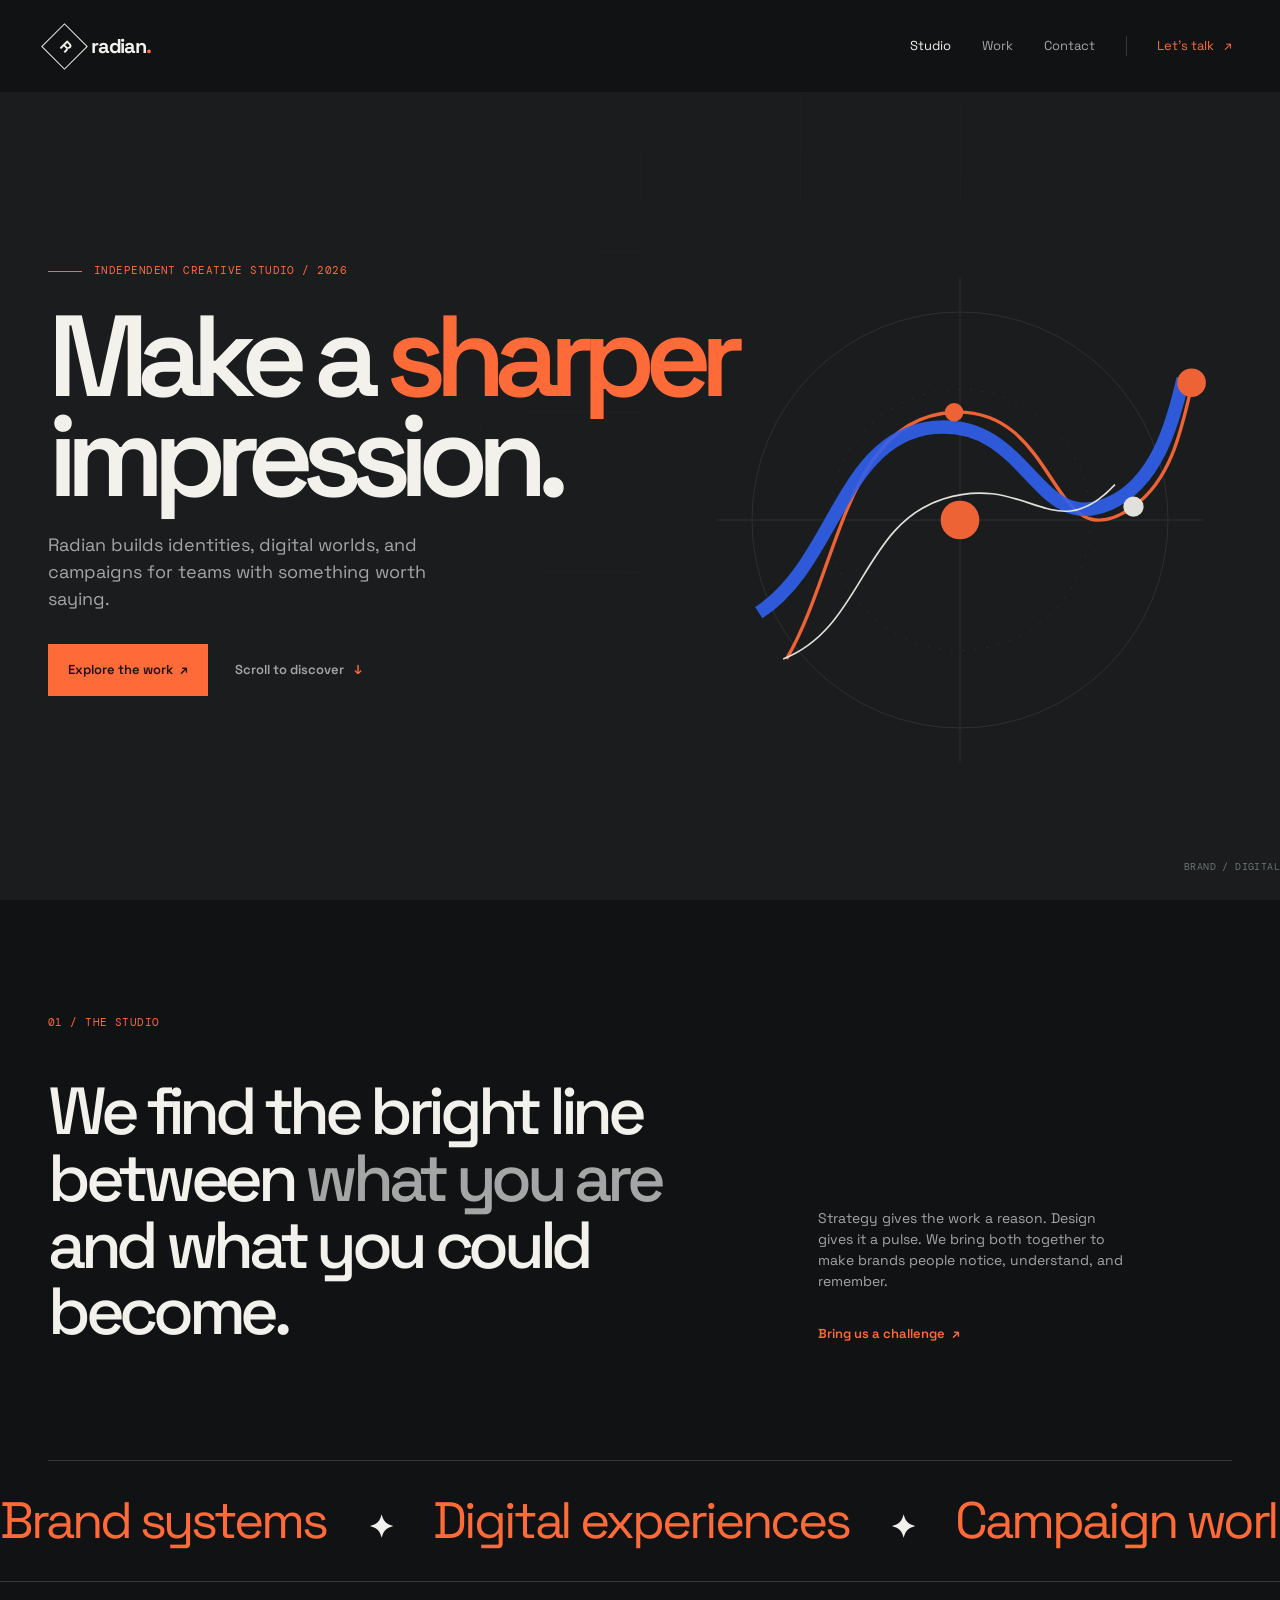
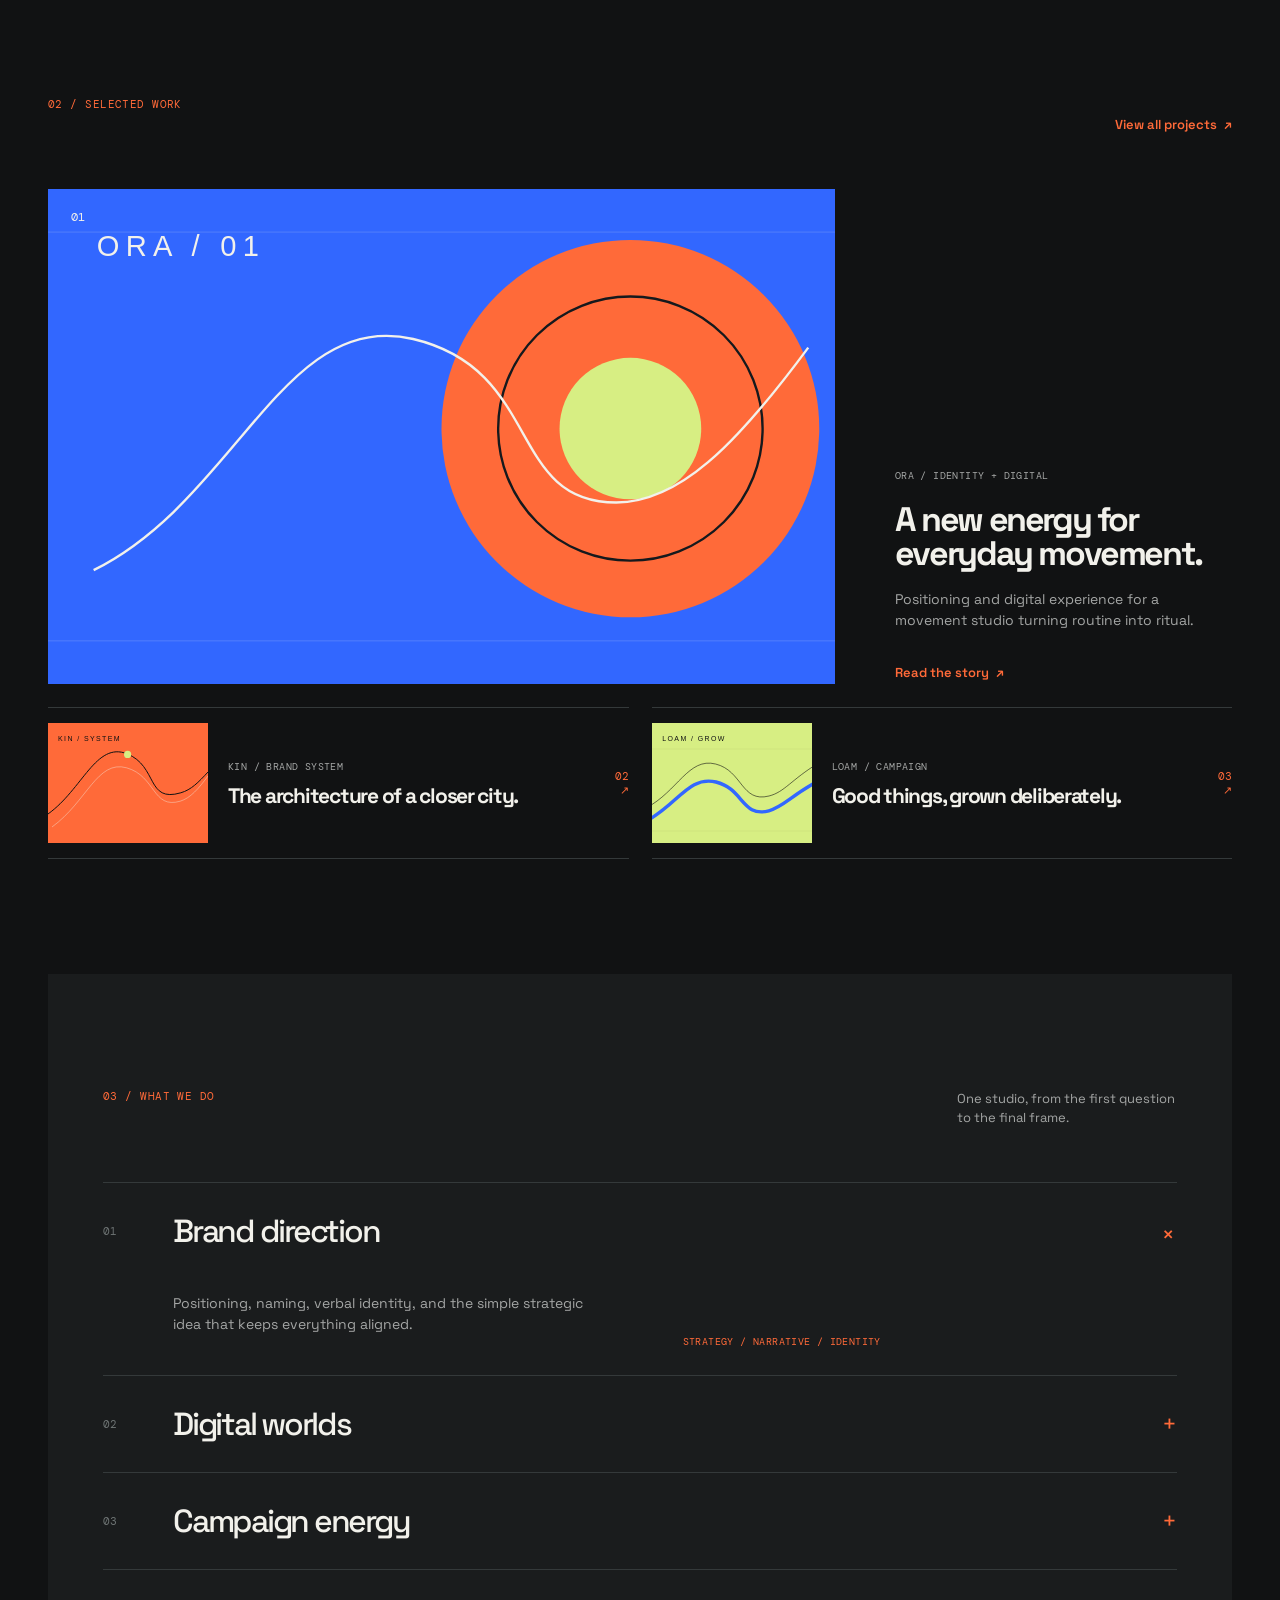
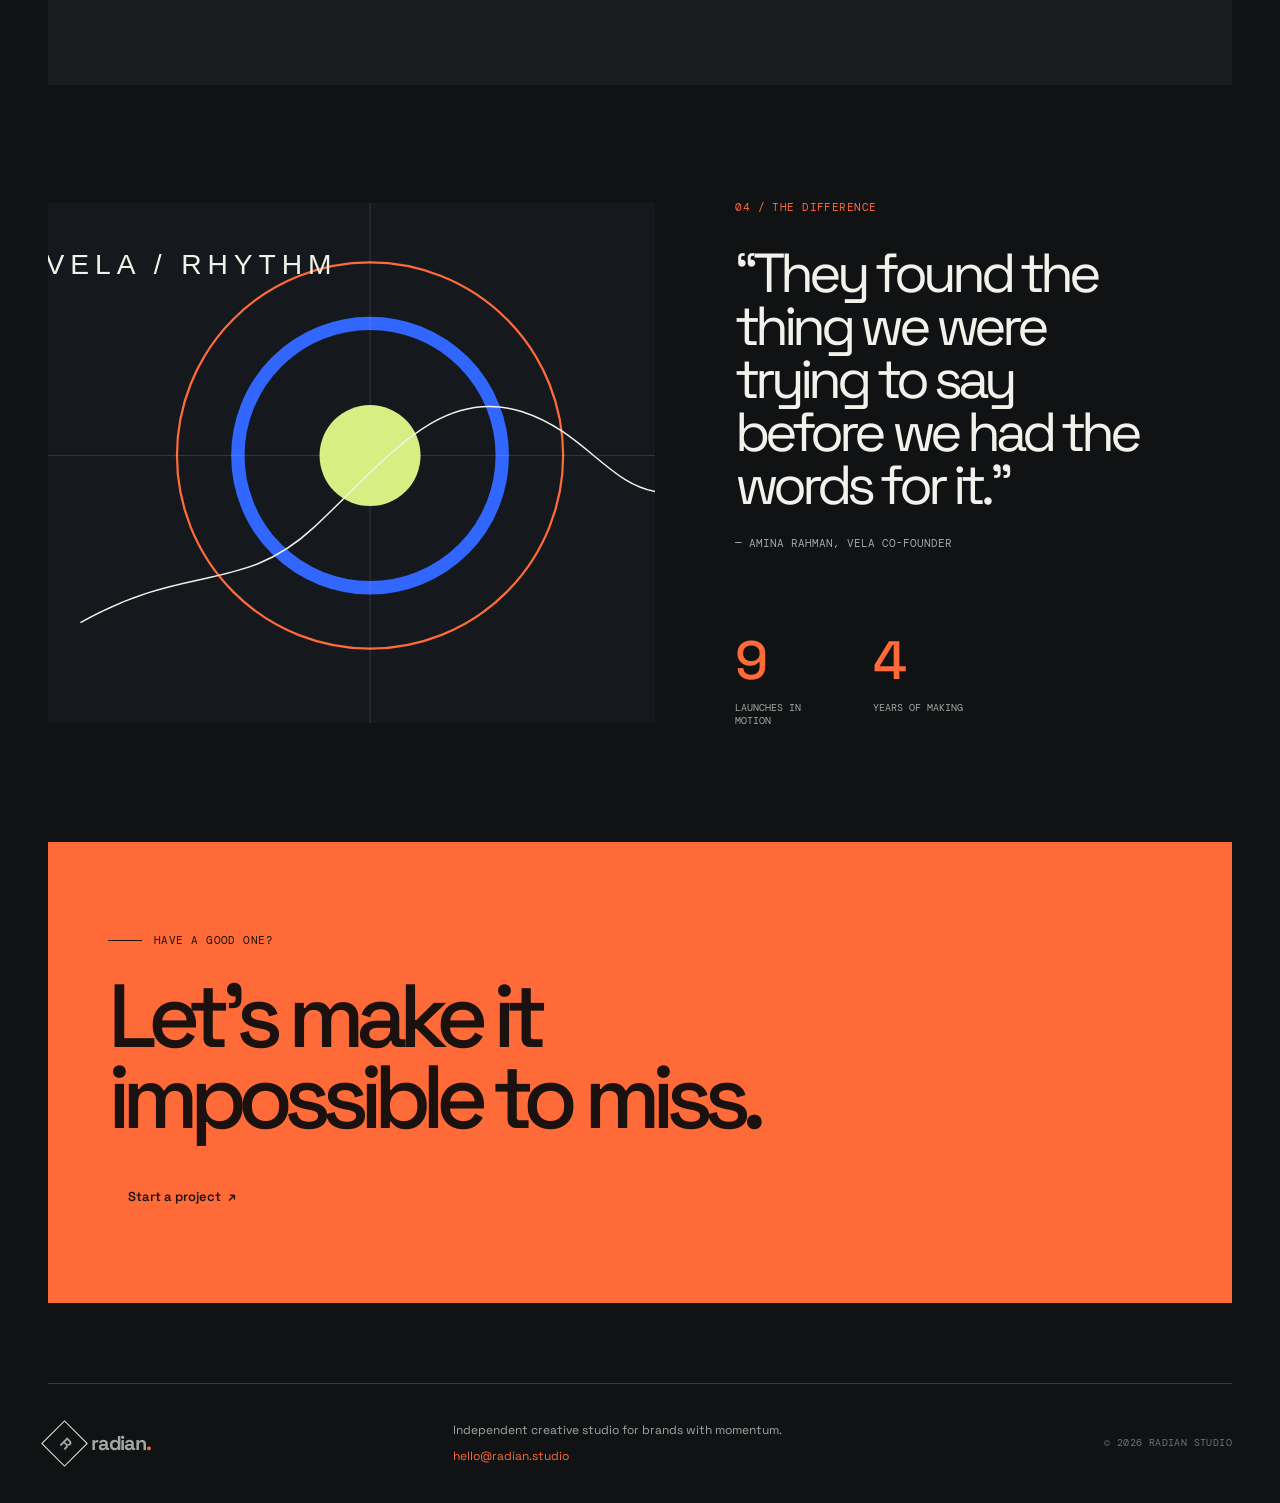
<file: index.html>
<!doctype html>
<html lang="en">
<head>
  <meta charset="utf-8"><meta name="viewport" content="width=device-width, initial-scale=1">
  <meta name="description" content="Radian is an independent creative studio for brands ready to move with intent.">
  <title>Radian — Make a sharper impression</title>
  <link rel="preconnect" href="https://fonts.googleapis.com"><link rel="preconnect" href="https://fonts.gstatic.com" crossorigin>
  <link href="https://fonts.googleapis.com/css2?family=DM+Mono:wght@400;500&family=Space+Grotesk:wght@400;500;600;700&display=swap" rel="stylesheet"><link rel="stylesheet" href="assets/css/style.css">
</head>
<body class="home-page">
  <header class="site-header"><a class="brand" href="index.html"><span class="brand-symbol">R</span><span>radian<span class="orange">.</span></span></a><button class="menu-button" type="button" aria-controls="site-nav" aria-expanded="false"><span></span><span></span><span></span><i>Menu</i></button><nav id="site-nav" class="site-nav"><a class="active" href="index.html">Studio</a><a href="work.html">Work</a><a href="contact.html">Contact</a><a class="header-link" href="contact.html">Let’s talk <span>↗</span></a></nav></header>

  <main>
    <section class="hero" data-reveal>
      <div class="hero-grid"></div><div class="hero-orb"><img src="assets/img/radian-orb.svg" alt="Abstract orange and blue radial artwork"></div>
      <div class="hero-content page-wrap"><p class="eyebrow"><span></span>Independent creative studio / 2026</p><h1>Make a <em>sharper</em> impression.</h1><p class="hero-copy">Radian builds identities, digital worlds, and campaigns for teams with something worth saying.</p><div class="hero-actions"><a class="button button-orange" href="work.html">Explore the work <span>↗</span></a><a class="under-link" href="#studio">Scroll to discover <span>↓</span></a></div></div>
      <div class="hero-bottom page-wrap"><span>Brand / Digital / Campaign</span><span>Based in London — working everywhere</span></div>
    </section>

    <section id="studio" class="intro page-wrap section-pad" data-reveal><div class="section-label">01 / The studio</div><div class="intro-content"><h2>We find the bright line between <span>what you are</span> and what you could become.</h2><div><p>Strategy gives the work a reason. Design gives it a pulse. We bring both together to make brands people notice, understand, and remember.</p><a class="arrow-link" href="contact.html">Bring us a challenge <span>↗</span></a></div></div></section>

    <div class="marquee" aria-hidden="true"><div>Brand systems <b>✦</b> Digital experiences <b>✦</b> Campaign worlds <b>✦</b> Brand systems <b>✦</b></div></div>

    <section class="work-preview page-wrap section-pad" data-reveal><div class="section-head"><div class="section-label">02 / Selected work</div><a class="arrow-link" href="work.html">View all projects <span>↗</span></a></div><div class="feature-project"><a class="project-visual project-visual-large" href="work.html?project=ora"><img src="assets/img/work-ora.svg" alt="Abstract cobalt and orange Ora project artwork"><span class="project-index">01</span></a><div class="project-info"><p class="project-type">Ora / Identity + digital</p><h3>A new energy for everyday movement.</h3><p>Positioning and digital experience for a movement studio turning routine into ritual.</p><a class="arrow-link" href="work.html?project=ora">Read the story <span>↗</span></a></div></div><div class="project-row"><a class="small-project" href="work.html?project=kin"><img src="assets/img/work-kin.svg" alt="Abstract black and orange Kin project artwork"><div><p class="project-type">Kin / Brand system</p><h3>The architecture of a closer city.</h3></div><span>02 ↗</span></a><a class="small-project" href="work.html?project=loam"><img src="assets/img/work-loam.svg" alt="Abstract green and cream Loam project artwork"><div><p class="project-type">Loam / Campaign</p><h3>Good things, grown deliberately.</h3></div><span>03 ↗</span></a></div></section>

    <section class="services page-wrap section-pad" data-reveal><div class="section-head"><div class="section-label">03 / What we do</div><p>One studio, from the first question to the final frame.</p></div><div class="service-list"><details open><summary><span>01</span><strong>Brand direction</strong><i>+</i></summary><div class="service-body"><p>Positioning, naming, verbal identity, and the simple strategic idea that keeps everything aligned.</p><span>Strategy / Narrative / Identity</span></div></details><details><summary><span>02</span><strong>Digital worlds</strong><i>+</i></summary><div class="service-body"><p>Websites and digital experiences with a clear point of view and enough room for people to move.</p><span>UX / Design / Development</span></div></details><details><summary><span>03</span><strong>Campaign energy</strong><i>+</i></summary><div class="service-body"><p>Launch ideas, social systems, and visual worlds that make the right audience stop scrolling.</p><span>Concept / Art direction / Content</span></div></details></div></section>

    <section class="proof page-wrap section-pad" data-reveal><div class="proof-visual"><img src="assets/img/work-vela.svg" alt="Abstract Vela campaign artwork"></div><div class="proof-copy"><div class="section-label">04 / The difference</div><blockquote>“They found the thing we were trying to say before we had the words for it.”</blockquote><p>— Amina Rahman, Vela co-founder</p><div class="proof-numbers"><div><strong data-count="18">0</strong><span>launches in motion</span></div><div><strong data-count="7">0</strong><span>years of making</span></div></div></div></section>

    <section class="closing page-wrap" data-reveal><p class="eyebrow"><span></span>Have a good one?</p><h2>Let’s make it <em>impossible</em> to miss.</h2><a class="button button-orange" href="contact.html">Start a project <span>↗</span></a></section>
  </main>
  <footer class="site-footer page-wrap"><a class="brand" href="index.html"><span class="brand-symbol">R</span><span>radian<span class="orange">.</span></span></a><div><p>Independent creative studio for brands with momentum.</p><a href="mailto:hello@radian.studio">hello@radian.studio</a></div><span class="copyright">© <span data-year></span> Radian Studio</span></footer>
  <script src="assets/js/main.js"></script>
</body>
</html>
</file>
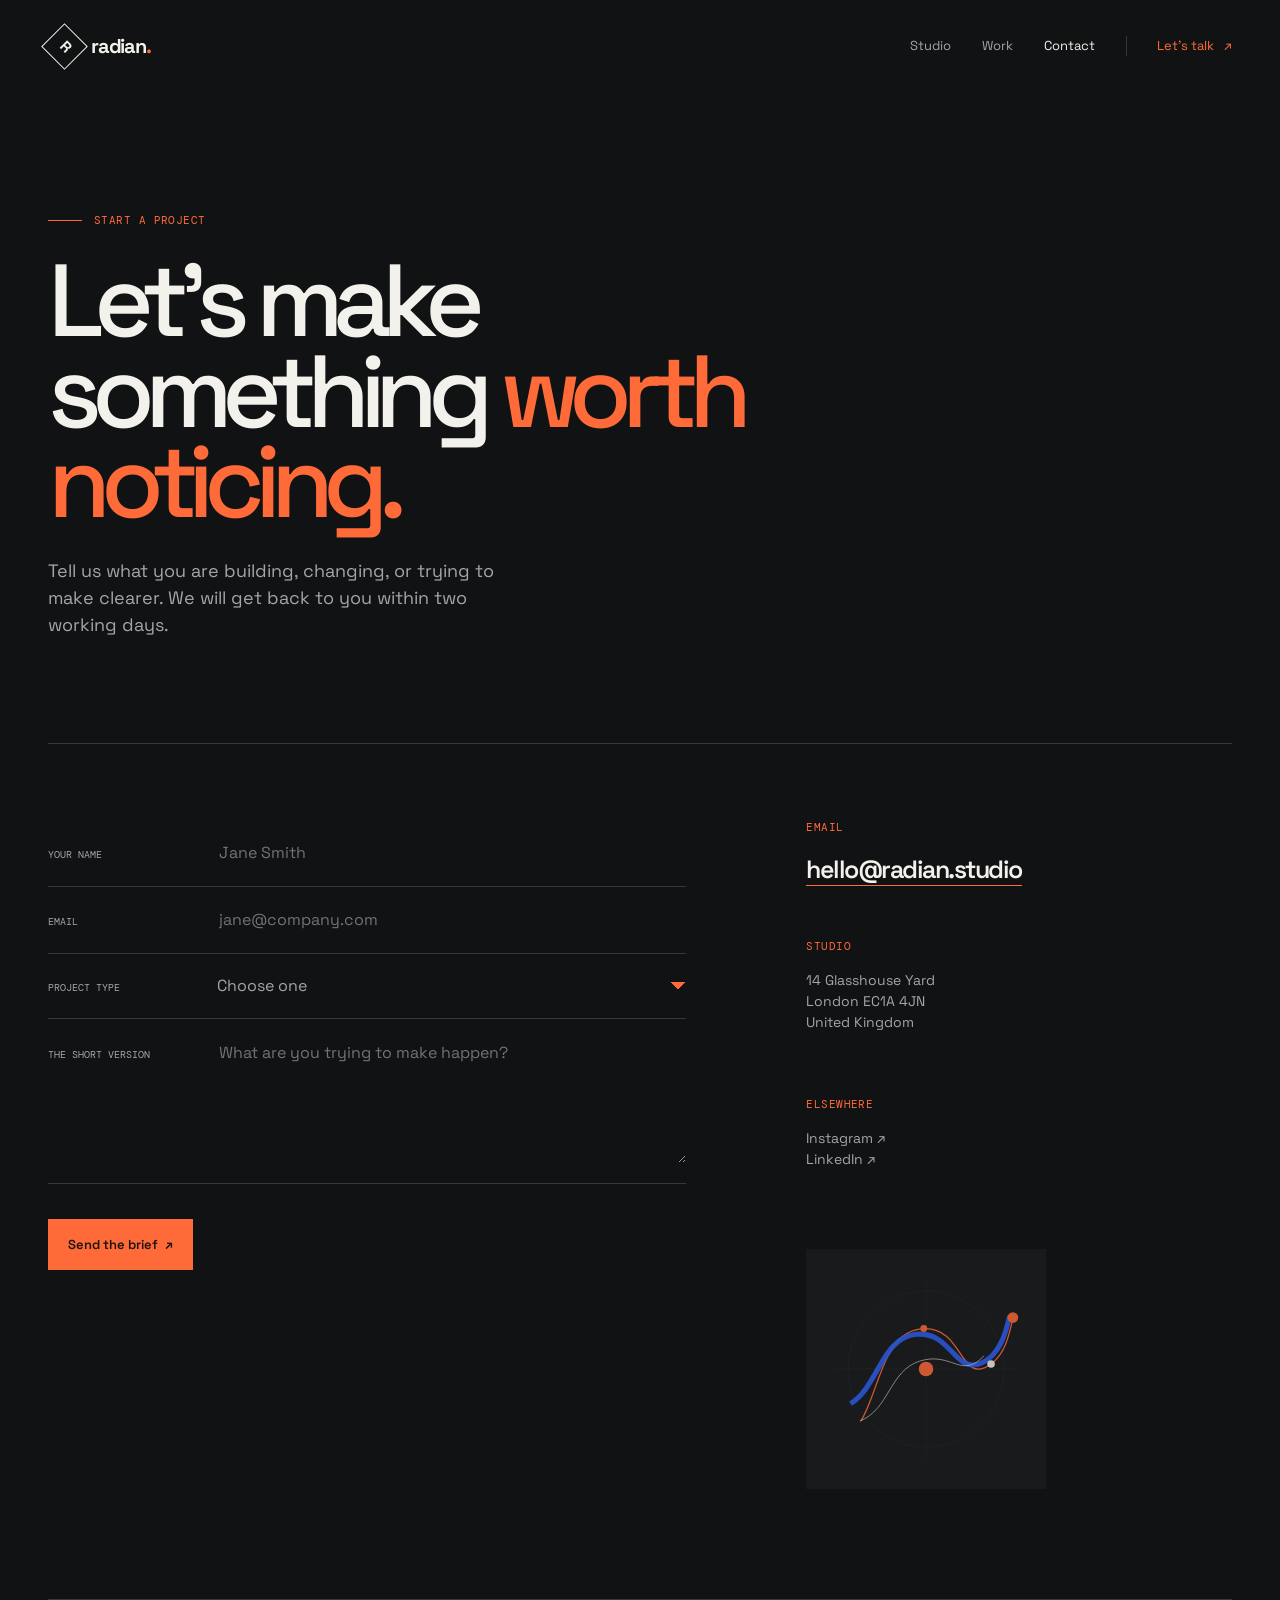
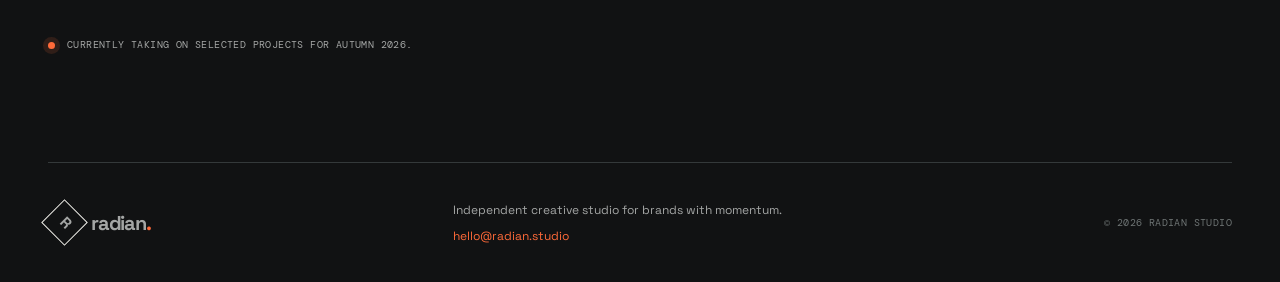
<file: contact.html>
<!doctype html>
<html lang="en">
<head>
  <meta charset="utf-8"><meta name="viewport" content="width=device-width, initial-scale=1">
  <meta name="description" content="Start a project with Radian, an independent creative studio.">
  <title>Contact — Radian</title>
  <link rel="preconnect" href="https://fonts.googleapis.com"><link rel="preconnect" href="https://fonts.gstatic.com" crossorigin>
  <link href="https://fonts.googleapis.com/css2?family=DM+Mono:wght@400;500&family=Space+Grotesk:wght@400;500;600;700&display=swap" rel="stylesheet"><link rel="stylesheet" href="assets/css/style.css">
</head>
<body class="inner-page contact-page">
  <header class="site-header"><a class="brand" href="index.html"><span class="brand-symbol">R</span><span>radian<span class="orange">.</span></span></a><button class="menu-button" type="button" aria-controls="site-nav" aria-expanded="false"><span></span><span></span><span></span><i>Menu</i></button><nav id="site-nav" class="site-nav"><a href="index.html">Studio</a><a href="work.html">Work</a><a class="active" href="contact.html">Contact</a><a class="header-link" href="contact.html">Let’s talk <span>↗</span></a></nav></header>
  <main>
    <section class="inner-hero page-wrap" data-reveal><p class="eyebrow"><span></span>Start a project</p><h1>Let’s make something <em>worth noticing.</em></h1><p>Tell us what you are building, changing, or trying to make clearer. We will get back to you within two working days.</p></section>
    <section class="contact-layout page-wrap" data-reveal><form class="project-form" data-demo><div class="input-row"><label for="name">Your name</label><input id="name" type="text" placeholder="Jane Smith" required></div><div class="input-row"><label for="email">Email</label><input id="email" type="email" placeholder="jane@company.com" required></div><div class="input-row"><label for="type">Project type</label><select id="type"><option value="">Choose one</option><option>Brand identity</option><option>Digital experience</option><option>Campaign</option><option>Something else</option></select></div><div class="input-row"><label for="message">The short version</label><textarea id="message" rows="5" placeholder="What are you trying to make happen?"></textarea></div><button class="button button-orange" type="submit">Send the brief <span>↗</span></button><p class="form-message" role="status" aria-live="polite"></p></form><aside class="contact-details"><div><span class="section-label">Email</span><a href="mailto:hello@radian.studio">hello@radian.studio</a></div><div><span class="section-label">Studio</span><p>14 Glasshouse Yard<br>London EC1A 4JN<br>United Kingdom</p></div><div><span class="section-label">Elsewhere</span><p><a href="#">Instagram ↗</a><br><a href="#">LinkedIn ↗</a></p></div><img src="assets/img/radian-orb.svg" alt="" class="contact-art"></aside></section>
    <section class="availability page-wrap" data-reveal><span class="pulse"></span><p>Currently taking on selected projects for autumn 2026.</p></section>
  </main>
  <footer class="site-footer page-wrap"><a class="brand" href="index.html"><span class="brand-symbol">R</span><span>radian<span class="orange">.</span></span></a><div><p>Independent creative studio for brands with momentum.</p><a href="mailto:hello@radian.studio">hello@radian.studio</a></div><span class="copyright">© <span data-year></span> Radian Studio</span></footer><script src="assets/js/main.js"></script>
</body>
</html>
</file>
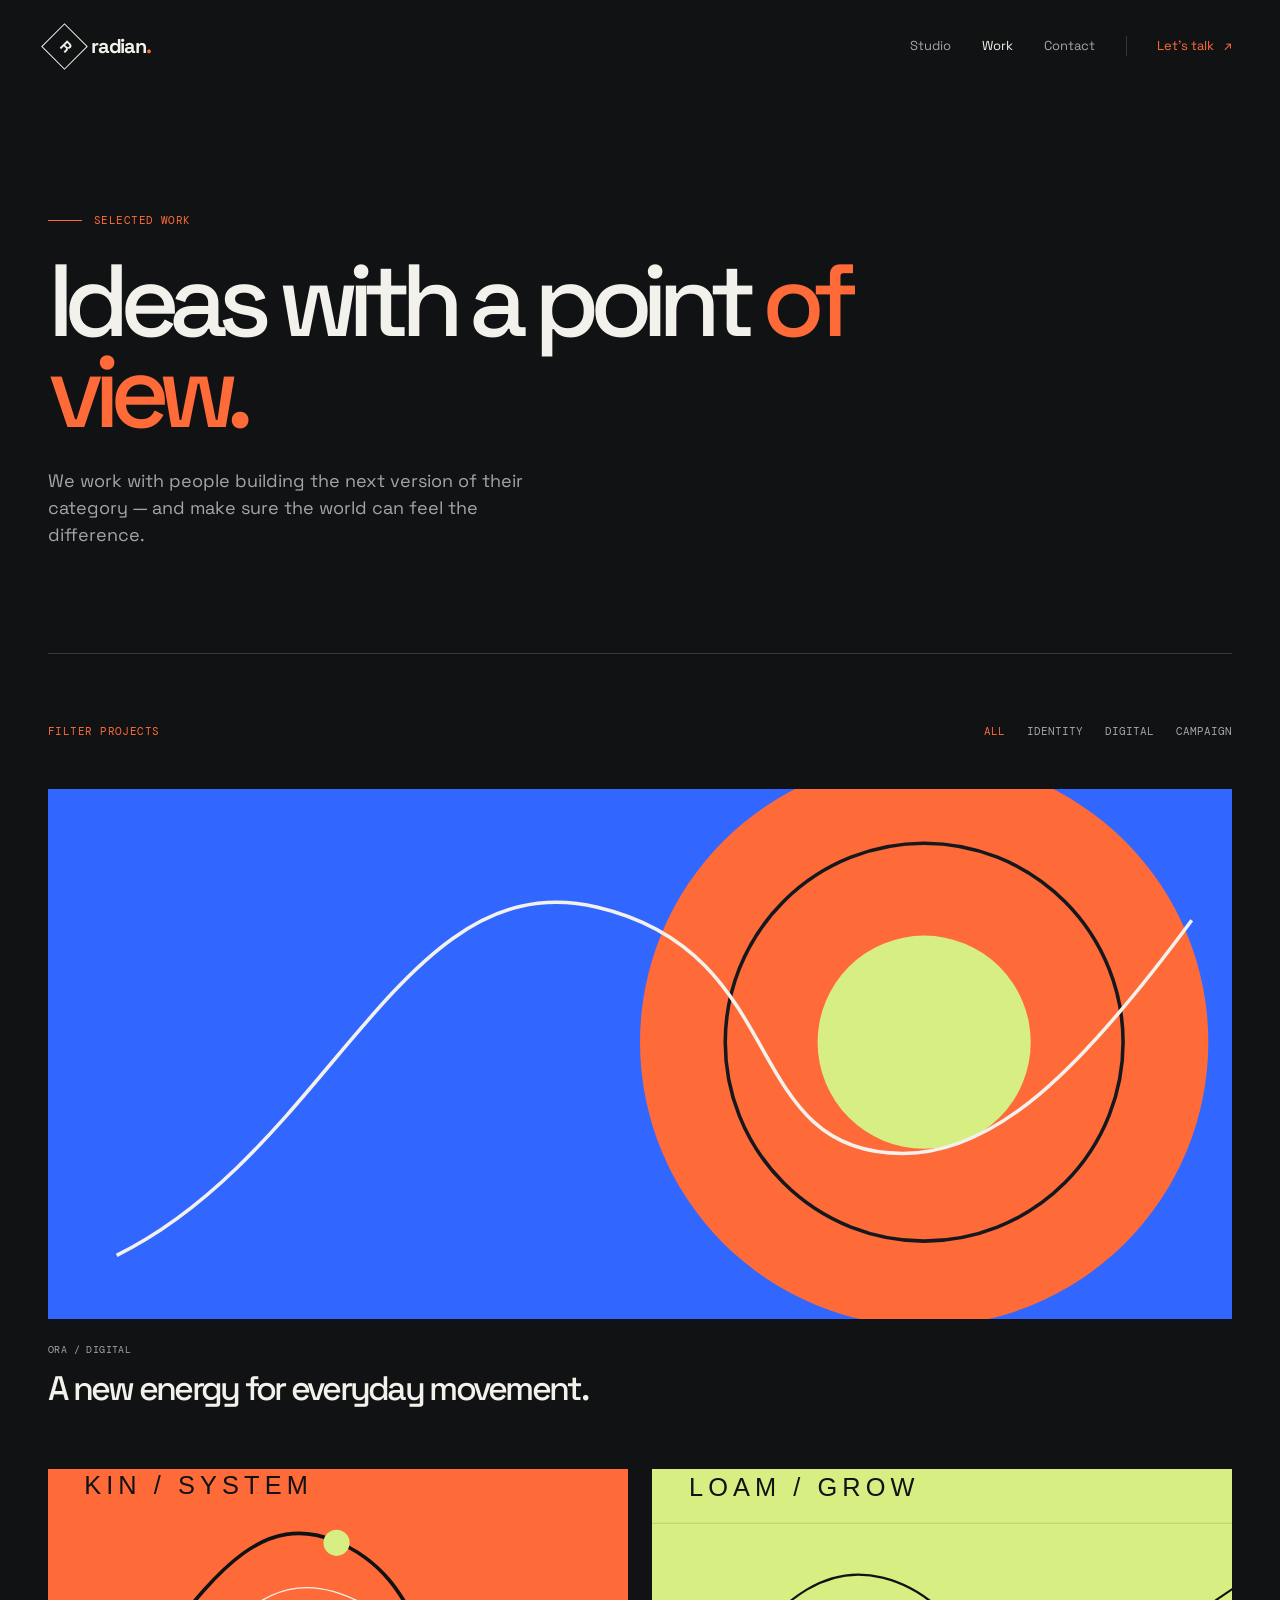
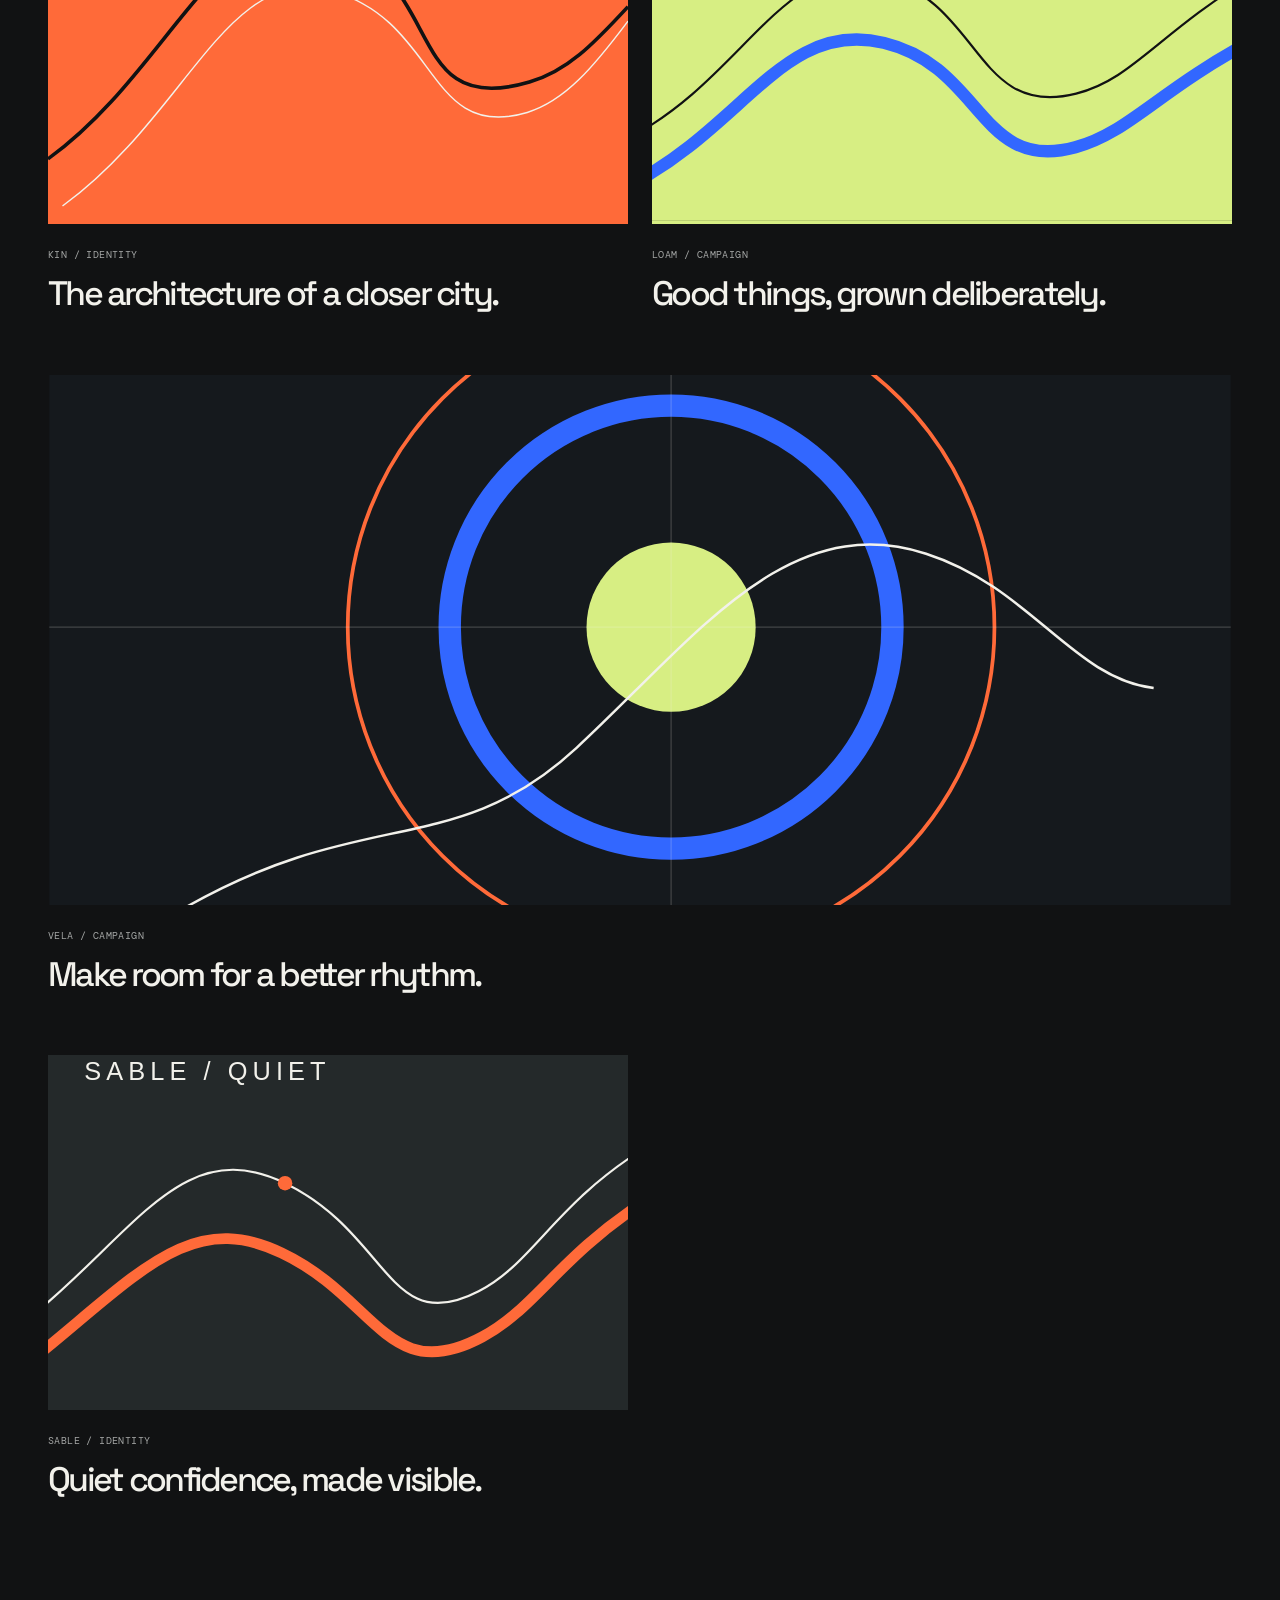
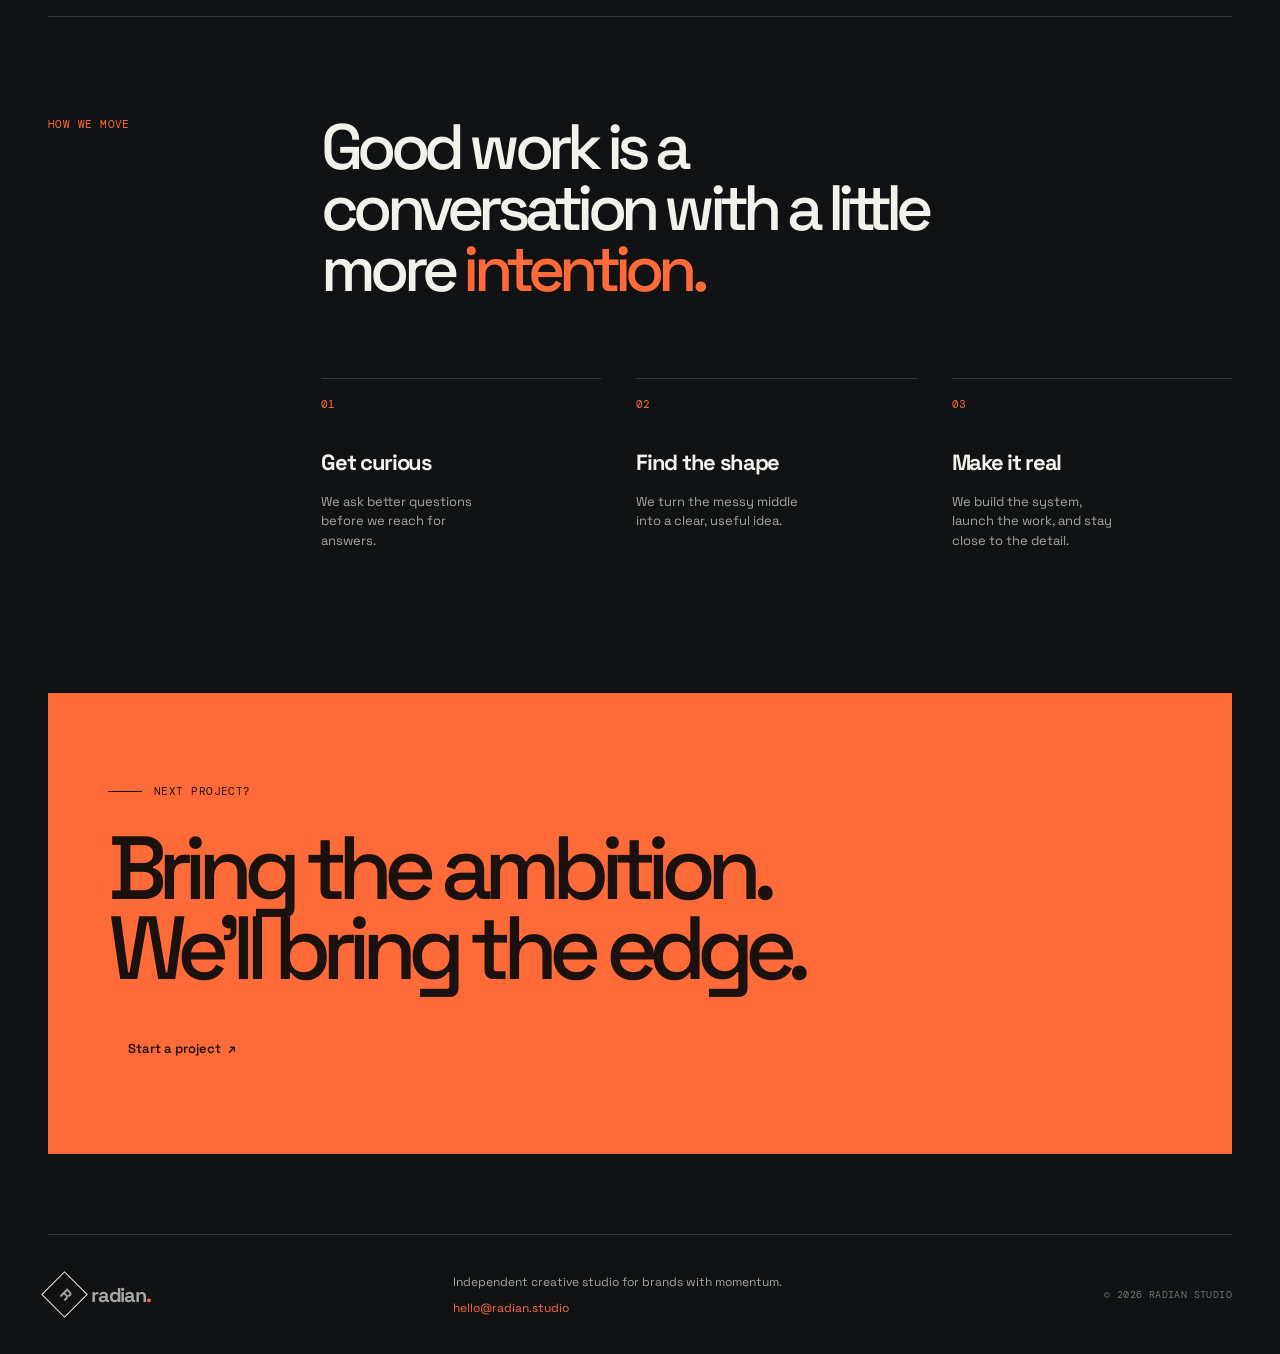
<file: work.html>
<!doctype html>
<html lang="en">
<head>
  <meta charset="utf-8"><meta name="viewport" content="width=device-width, initial-scale=1">
  <meta name="description" content="Selected work by Radian: identities, digital experiences and campaigns.">
  <title>Work — Radian</title>
  <link rel="preconnect" href="https://fonts.googleapis.com"><link rel="preconnect" href="https://fonts.gstatic.com" crossorigin>
  <link href="https://fonts.googleapis.com/css2?family=DM+Mono:wght@400;500&family=Space+Grotesk:wght@400;500;600;700&display=swap" rel="stylesheet"><link rel="stylesheet" href="assets/css/style.css">
</head>
<body class="inner-page">
  <header class="site-header"><a class="brand" href="index.html"><span class="brand-symbol">R</span><span>radian<span class="orange">.</span></span></a><button class="menu-button" type="button" aria-controls="site-nav" aria-expanded="false"><span></span><span></span><span></span><i>Menu</i></button><nav id="site-nav" class="site-nav"><a href="index.html">Studio</a><a class="active" href="work.html">Work</a><a href="contact.html">Contact</a><a class="header-link" href="contact.html">Let’s talk <span>↗</span></a></nav></header>
  <main>
    <section class="inner-hero page-wrap" data-reveal><p class="eyebrow"><span></span>Selected work</p><h1>Ideas with a point <em>of view.</em></h1><p>We work with people building the next version of their category — and make sure the world can feel the difference.</p></section>
    <section class="work-index page-wrap" data-reveal><div class="filter-bar"><span class="section-label">Filter projects</span><div><button class="filter active" data-filter="all">All</button><button class="filter" data-filter="identity">Identity</button><button class="filter" data-filter="digital">Digital</button><button class="filter" data-filter="campaign">Campaign</button></div></div><div class="work-grid"><a class="work-item work-item-wide" data-category="digital" href="contact.html"><img src="assets/img/work-ora.svg" alt="Ora project artwork"><div><span>Ora / Digital</span><h2>A new energy for everyday movement.</h2></div></a><a class="work-item" data-category="identity" href="contact.html"><img src="assets/img/work-kin.svg" alt="Kin project artwork"><div><span>Kin / Identity</span><h2>The architecture of a closer city.</h2></div></a><a class="work-item" data-category="campaign" href="contact.html"><img src="assets/img/work-loam.svg" alt="Loam project artwork"><div><span>Loam / Campaign</span><h2>Good things, grown deliberately.</h2></div></a><a class="work-item work-item-wide" data-category="campaign" href="contact.html"><img src="assets/img/work-vela.svg" alt="Vela project artwork"><div><span>Vela / Campaign</span><h2>Make room for a better rhythm.</h2></div></a><a class="work-item" data-category="identity" href="contact.html"><img src="assets/img/work-sable.svg" alt="Sable project artwork"><div><span>Sable / Identity</span><h2>Quiet confidence, made visible.</h2></div></a></div></section>
    <section class="process page-wrap" data-reveal><div class="section-label">How we move</div><div class="process-copy"><h2>Good work is a conversation with a little more <em>intention.</em></h2><ol><li><span>01</span><strong>Get curious</strong><p>We ask better questions before we reach for answers.</p></li><li><span>02</span><strong>Find the shape</strong><p>We turn the messy middle into a clear, useful idea.</p></li><li><span>03</span><strong>Make it real</strong><p>We build the system, launch the work, and stay close to the detail.</p></li></ol></div></section>
    <section class="closing page-wrap" data-reveal><p class="eyebrow"><span></span>Next project?</p><h2>Bring the ambition. We’ll bring the <em>edge.</em></h2><a class="button button-orange" href="contact.html">Start a project <span>↗</span></a></section>
  </main>
  <footer class="site-footer page-wrap"><a class="brand" href="index.html"><span class="brand-symbol">R</span><span>radian<span class="orange">.</span></span></a><div><p>Independent creative studio for brands with momentum.</p><a href="mailto:hello@radian.studio">hello@radian.studio</a></div><span class="copyright">© <span data-year></span> Radian Studio</span></footer><script src="assets/js/main.js"></script>
</body>
</html>
</file>
<file: assets/css/style.css>
:root{--bg:#111213;--surface:#1a1c1d;--surface-2:#222527;--ink:#f2f1eb;--muted:#a4a6a5;--dim:#6e7474;--line:#34393a;--orange:#ff6a39;--blue:#3267ff;--green:#d7ee83;--wrap:min(1220px,calc(100vw - 96px));--display:"Space Grotesk",Arial,sans-serif;--mono:"DM Mono",monospace}
*{box-sizing:border-box}html{scroll-behavior:smooth}body{margin:0;background:var(--bg);color:var(--ink);font-family:var(--display);font-size:16px;line-height:1.5;overflow-x:hidden}a{color:inherit;text-decoration:none}button,input,textarea,select{font:inherit}button{cursor:pointer;color:inherit}.page-wrap{width:var(--wrap);margin-inline:auto}.orange{color:var(--orange)}.eyebrow,.section-label,.project-type,.work-item>div>span,.small-project .project-type,.hero-bottom,.copyright,.service-body>span,.availability{font:11px/1.4 var(--mono);letter-spacing:.04em;text-transform:uppercase}.eyebrow{display:flex;align-items:center;gap:12px;color:var(--orange)}.eyebrow span{width:34px;height:1px;background:var(--orange)}.section-label{color:var(--orange)}.site-header{position:relative;z-index:10;width:var(--wrap);height:92px;margin-inline:auto;display:flex;align-items:center;justify-content:space-between}.brand{display:inline-flex;align-items:center;gap:10px;font-size:20px;font-weight:700;letter-spacing:-.06em}.brand-symbol{display:grid;place-items:center;width:33px;height:33px;border:1px solid var(--ink);font-size:15px;font-weight:700;transform:rotate(45deg)}.brand-symbol::first-letter{transform:rotate(-45deg)}.site-nav{display:flex;align-items:center;gap:31px;color:var(--muted);font-size:13px}.site-nav a{transition:color .2s ease}.site-nav a:hover,.site-nav a.active{color:var(--ink)}.site-nav .header-link{color:var(--orange);padding-left:30px;border-left:1px solid var(--line)}.site-nav span,.button span,.arrow-link span,.under-link span{display:inline-block;margin-left:7px;transition:transform .2s ease}.site-nav a:hover span,.button:hover span,.arrow-link:hover span{transform:translate(3px,-3px)}.menu-button{display:none;border:0;background:none;align-items:center;gap:8px}.menu-button span:not(.sr-only){display:block;width:23px;height:2px;background:var(--ink);margin:3px}.menu-button i{font:10px var(--mono);font-style:normal;text-transform:uppercase}
.hero{min-height:calc(100svh - 92px);position:relative;display:flex;align-items:center;overflow:hidden;background:var(--surface)}.hero-grid{position:absolute;inset:0;background-image:linear-gradient(var(--line) 1px,transparent 1px),linear-gradient(90deg,var(--line) 1px,transparent 1px);background-size:12.5vw 12.5vw;opacity:.26}.hero-grid:after{content:"";position:absolute;inset:0;background:radial-gradient(circle at 66% 45%,transparent 0 11%,var(--surface) 50%)}.hero-orb{position:absolute;inset:6% 0 0 50%;opacity:.92}.hero-orb img{width:100%;height:100%;object-fit:contain;animation:orbit-float 9s ease-in-out infinite}@keyframes orbit-float{0%,100%{transform:translateY(0) rotate(0)}50%{transform:translateY(-10px) rotate(2deg)}}.hero-content{position:relative;z-index:1;padding-bottom:44px}.hero h1{max-width:700px;margin:28px 0 24px;font-size:clamp(64px,9vw,132px);line-height:.87;letter-spacing:-.1em;font-weight:600}.hero h1 em{color:var(--orange);font-style:normal}.hero-copy{max-width:405px;margin-bottom:32px;color:var(--muted);font-size:18px}.hero-actions{display:flex;align-items:center;gap:27px}.button{display:inline-flex;align-items:center;border:1px solid transparent;padding:15px 19px;font-size:13px;font-weight:600;transition:background .2s ease,color .2s ease}.button-orange{background:var(--orange);color:#1c1310}.button-orange:hover{background:var(--ink)}.under-link,.arrow-link{color:var(--ink);font-size:13px;font-weight:600}.under-link{color:var(--muted)}.under-link span{color:var(--orange)}.hero-bottom{position:absolute;z-index:1;right:var(--wrap);bottom:26px;left:var(--wrap);display:flex;justify-content:space-between;color:var(--dim);font-size:10px}.section-pad{padding:115px 0}.intro{border-bottom:1px solid var(--line)}.intro-content{display:grid;grid-template-columns:1.25fr .75fr;gap:80px;margin-top:48px}.intro h2{max-width:730px;margin:0;font-size:clamp(39px,5.2vw,74px);line-height:1;letter-spacing:-.08em;font-weight:500}.intro h2 span{color:var(--muted)}.intro-content>div{align-self:end;max-width:310px}.intro-content p{color:var(--muted);font-size:14px}.arrow-link{display:inline-flex;align-items:center;color:var(--orange);margin-top:18px}.marquee{overflow:hidden;border-bottom:1px solid var(--line);color:var(--orange);white-space:nowrap}.marquee div{padding:22px 0;animation:marquee 28s linear infinite;font-size:clamp(25px,4vw,53px);letter-spacing:-.06em}@keyframes marquee{to{transform:translateX(-50%)}}.marquee b{margin:0 32px;color:var(--ink);font-size:.6em}.section-head{display:flex;justify-content:space-between;align-items:start;margin-bottom:54px}.feature-project{display:grid;grid-template-columns:1.4fr .6fr;gap:60px;align-items:end}.project-visual{display:block;position:relative;overflow:hidden}.project-visual img{display:block;width:100%;height:100%;object-fit:cover;transition:transform .6s cubic-bezier(.2,.8,.2,1)}.project-visual:hover img,.small-project:hover img,.work-item:hover img{transform:scale(1.04)}.project-visual-large{height:495px}.project-index{position:absolute;top:20px;left:23px;color:var(--ink);font:12px var(--mono)}.project-info{max-width:310px}.project-type,.small-project .project-type{margin:0;color:var(--muted);font-size:10px}.project-info h3{margin:20px 0 18px;font-size:34px;line-height:1;letter-spacing:-.07em}.project-info>p:not(.project-type){color:var(--muted);font-size:14px}.project-row{display:grid;grid-template-columns:1fr 1fr;gap:23px;margin-top:23px}.small-project{display:grid;grid-template-columns:160px 1fr 25px;gap:20px;align-items:center;padding:15px 0;border-top:1px solid var(--line);border-bottom:1px solid var(--line)}.small-project img{width:160px;height:120px;object-fit:cover;transition:transform .6s cubic-bezier(.2,.8,.2,1)}.small-project h3{margin:11px 0 0;font-size:21px;line-height:1;letter-spacing:-.06em}.small-project>span{color:var(--orange);font:11px var(--mono);text-align:right}.services{background:var(--surface);padding-left:55px;padding-right:55px}.section-head>p{max-width:220px;margin:0;color:var(--muted);font-size:13px}.service-list{border-top:1px solid var(--line)}details{border-bottom:1px solid var(--line)}summary{display:grid;grid-template-columns:70px 1fr 25px;align-items:center;padding:24px 0;list-style:none;cursor:pointer}summary::-webkit-details-marker{display:none}summary span{color:var(--dim);font:11px var(--mono)}summary strong{font-size:32px;letter-spacing:-.07em;font-weight:500}summary i{color:var(--orange);font-style:normal;font-size:24px;text-align:right;transition:transform .2s ease}details[open] summary i{transform:rotate(45deg)}.service-body{display:grid;grid-template-columns:1fr 1fr;gap:40px;padding:0 25px 26px 70px;color:var(--muted);font-size:14px}.service-body p{max-width:430px}.service-body>span{align-self:end;color:var(--orange);font-size:10px}.proof{display:grid;grid-template-columns:1.1fr .9fr;gap:80px;align-items:center}.proof-visual{height:520px;overflow:hidden}.proof-visual img{width:100%;height:100%;object-fit:cover}.proof-copy blockquote{margin:32px 0 24px;max-width:430px;font-size:clamp(34px,4.3vw,61px);line-height:.96;letter-spacing:-.09em}.proof-copy>p:not(.section-label){color:var(--muted);font:11px var(--mono);text-transform:uppercase}.proof-numbers{display:flex;gap:48px;margin-top:70px}.proof-numbers strong{display:block;color:var(--orange);font-size:54px;font-weight:500;letter-spacing:-.08em}.proof-numbers span{display:block;max-width:90px;color:var(--muted);font:10px var(--mono);text-transform:uppercase}.closing{margin-bottom:80px;padding:80px 60px;background:var(--orange);color:#1b120f}.closing .eyebrow{color:#1b120f}.closing .eyebrow span{background:#1b120f}.closing h2{max-width:740px;margin:28px 0 34px;font-size:clamp(52px,7vw,92px);line-height:.9;letter-spacing:-.1em;font-weight:500}.closing h2 em{font-style:normal}.site-footer{display:grid;grid-template-columns:1fr 1fr 1fr;gap:30px;align-items:center;min-height:120px;border-top:1px solid var(--line);color:var(--muted);font-size:12px}.site-footer p{margin:0 0 8px}.site-footer>div a{color:var(--orange)}.copyright{text-align:right;color:var(--dim);font-size:10px}.inner-hero{padding:110px 0 105px;border-bottom:1px solid var(--line)}.inner-hero h1{max-width:850px;margin:28px 0 30px;font-size:clamp(58px,8vw,110px);line-height:.88;letter-spacing:-.1em;font-weight:500}.inner-hero h1 em{color:var(--orange);font-style:normal}.inner-hero>p:last-child{max-width:480px;margin:0;color:var(--muted);font-size:18px}.work-index{padding:70px 0 120px}.filter-bar{display:flex;justify-content:space-between;align-items:center;margin-bottom:50px}.filter-bar>div{display:flex;gap:22px}.filter{padding:0;border:0;background:none;color:var(--muted);font:11px var(--mono);text-transform:uppercase}.filter:hover,.filter.active{color:var(--orange)}.work-grid{display:grid;grid-template-columns:1fr 1fr;gap:64px 24px}.work-item{display:block}.work-item-wide{grid-column:span 2}.work-item img{display:block;width:100%;height:355px;object-fit:cover;transition:transform .6s cubic-bezier(.2,.8,.2,1)}.work-item-wide img{height:530px}.work-item>div{padding-top:17px}.work-item>div>span{color:var(--muted);font-size:10px}.work-item h2{max-width:570px;margin:12px 0 0;font-size:34px;line-height:.98;letter-spacing:-.08em;font-weight:500}.work-item.is-hidden{display:none}.process{display:grid;grid-template-columns:.35fr 1.65fr;gap:80px;padding:100px 0 130px;border-top:1px solid var(--line)}.process-copy h2{max-width:680px;margin:0 0 78px;font-size:clamp(40px,5vw,70px);line-height:.95;letter-spacing:-.09em;font-weight:500}.process-copy h2 em{color:var(--orange);font-style:normal}.process-copy ol{display:grid;grid-template-columns:repeat(3,1fr);gap:35px;padding:0;margin:0;list-style:none}.process-copy li{padding-top:18px;border-top:1px solid var(--line)}.process-copy li>span{display:block;color:var(--orange);font:11px var(--mono)}.process-copy strong{display:block;margin-top:35px;font-size:22px;letter-spacing:-.06em}.process-copy p{max-width:170px;color:var(--muted);font-size:13px}.contact-layout{display:grid;grid-template-columns:1.2fr .8fr;gap:120px;padding:76px 0 110px;border-bottom:1px solid var(--line)}.project-form{max-width:670px}.input-row{display:grid;grid-template-columns:145px 1fr;gap:24px;align-items:baseline;padding:20px 0;border-bottom:1px solid var(--line)}.input-row label{color:var(--muted);font:10px var(--mono);text-transform:uppercase}.input-row input,.input-row textarea,.input-row select{width:100%;border:0;outline:0;background:none;color:var(--ink);resize:vertical}.input-row input::placeholder,.input-row textarea::placeholder{color:var(--dim)}.input-row select{appearance:none;color:var(--muted);background-image:linear-gradient(45deg,transparent 50%,var(--orange) 50%),linear-gradient(135deg,var(--orange) 50%,transparent 50%);background-position:calc(100% - 8px) 50%,100% 50%;background-size:8px 8px;background-repeat:no-repeat}.input-row option{background:var(--surface)}.project-form .button{margin-top:35px}.form-message{min-height:20px;color:var(--orange);font-size:13px}.contact-details{display:flex;flex-direction:column;gap:50px}.contact-details .section-label{display:block;margin-bottom:16px}.contact-details a,.contact-details p{color:var(--muted);font-size:14px}.contact-details>div:first-child a{color:var(--ink);font-size:25px;font-weight:600;letter-spacing:-.06em;border-bottom:1px solid var(--orange)}.contact-art{width:240px;opacity:.8;margin-top:15px}.availability{display:flex;align-items:center;gap:12px;padding:28px 0 100px;color:var(--muted);font-size:10px}.pulse{width:7px;height:7px;border-radius:50%;background:var(--orange);box-shadow:0 0 0 5px rgba(255,106,57,.13)}[data-reveal]{opacity:0;transform:translateY(20px);transition:opacity .8s ease,transform .8s ease}[data-reveal].is-visible{opacity:1;transform:none}
@media(max-width:900px){:root{--wrap:min(100% - 48px,680px)}.site-header{height:76px}.menu-button{display:flex}.site-nav{display:none;position:absolute;top:66px;left:0;right:0;flex-direction:column;align-items:stretch;gap:0;background:var(--surface);border:1px solid var(--line);padding:8px 0}.site-nav.is-open{display:flex}.site-nav a{padding:15px 18px}.site-nav .header-link{border-top:1px solid var(--line);border-left:0;padding-left:18px}.hero{min-height:calc(100svh - 76px);align-items:end}.hero-orb{inset:20% -15% 15% 38%;opacity:.8}.hero-grid:after{background:linear-gradient(90deg,var(--surface) 0 44%,transparent 86%)}.hero h1{font-size:clamp(62px,13vw,105px)}.hero-bottom{right:var(--wrap);left:var(--wrap);flex-wrap:wrap;gap:10px 20px}.intro-content,.feature-project,.proof,.contact-layout{grid-template-columns:1fr;gap:50px}.intro-content>div{max-width:510px}.project-info{max-width:500px}.project-visual-large{height:400px}.proof-copy{order:-1}.proof-visual{height:400px}.services{padding-left:30px;padding-right:30px}.site-footer{grid-template-columns:1fr 1fr;padding:30px 0}.site-footer>div{grid-column:1/-1;order:3}.copyright{text-align:left}.work-item-wide{grid-column:auto}.work-item-wide img,.work-item img{height:360px}.process{grid-template-columns:1fr;gap:45px}.process-copy h2{margin-bottom:55px}.contact-layout{gap:75px}}
@media(max-width:560px){:root{--wrap:min(100% - 36px,500px)}.hero-orb{inset:27% -35% 23% 15%;opacity:.65}.hero h1{font-size:clamp(59px,16vw,83px)}.hero-copy{font-size:16px;max-width:290px}.hero-actions{align-items:start;flex-direction:column;gap:17px}.hero-bottom{font-size:9px}.section-pad{padding:80px 0}.intro h2{font-size:42px}.section-head,.filter-bar{display:block}.section-head>a,.section-head>p{display:block;margin-top:17px}.feature-project{gap:28px}.project-visual-large{height:280px}.project-row{grid-template-columns:1fr;gap:0}.small-project{grid-template-columns:110px 1fr 20px;gap:14px}.small-project img{width:110px;height:100px}.small-project h3{font-size:18px}.services{padding-inline:18px}.services summary{grid-template-columns:40px 1fr 20px}.services summary strong{font-size:24px}.service-body{display:block;padding-left:40px}.service-body>span{display:block;margin-top:22px}.proof-visual{height:280px}.proof-copy blockquote{font-size:41px}.proof-numbers{margin-top:45px;gap:30px}.closing{padding:53px 28px;margin-bottom:55px}.closing h2{font-size:56px}.site-footer{grid-template-columns:1fr;gap:18px}.site-footer>div{grid-column:auto;order:initial}.copyright{text-align:left}.inner-hero{padding:75px 0 80px}.inner-hero h1{font-size:59px}.work-index{padding:55px 0 80px}.filter-bar>div{flex-wrap:wrap;gap:15px;margin-top:20px}.work-grid{grid-template-columns:1fr;gap:45px}.work-item-wide{grid-column:auto}.work-item-wide img,.work-item img{height:280px}.work-item h2{font-size:28px}.process{padding:75px 0 85px}.process-copy h2{font-size:44px}.process-copy ol{grid-template-columns:1fr;gap:28px}.input-row{grid-template-columns:1fr;gap:10px}.contact-layout{padding-top:55px}.contact-details>div:first-child a{font-size:20px}}
@media(prefers-reduced-motion:reduce){*,*:before,*:after{scroll-behavior:auto!important;animation-duration:.01ms!important;transition-duration:.01ms!important}[data-reveal]{opacity:1;transform:none}}

/* Responsive hardening: prevent narrow-screen overflow in every project view. */
html{overflow-x:hidden}img,svg{max-width:100%}.page-wrap,.site-header,.hero-content,.intro-content>*,.feature-project>*,.project-row>*,.proof>*,.process>*,.contact-layout>*{min-width:0}button,a{-webkit-tap-highlight-color:transparent}
@media(max-width:900px){.hero{min-height:calc(100svh - 76px)}.hero-orb{min-width:0}.services,.closing{overflow:hidden}.small-project h3,.work-item h2{overflow-wrap:anywhere}}
@media(max-width:420px){:root{--wrap:min(100% - 28px,500px)}.site-header{height:72px}.brand{font-size:18px}.brand-symbol{width:30px;height:30px}.hero{gap:30px}.hero h1{font-size:clamp(50px,15vw,76px)}.hero-orb{inset:30% -40% 24% 12%;opacity:.58}.hero-actions{width:100%}.button{justify-content:center;width:100%}.project-visual-large{height:250px}.small-project{grid-template-columns:86px 1fr 18px;gap:10px}.small-project img{width:86px;height:82px}.small-project h3{font-size:16px}.proof-numbers{gap:20px}.proof-numbers strong{font-size:43px}.closing{padding-inline:21px}.closing h2{font-size:49px}}
</file>
